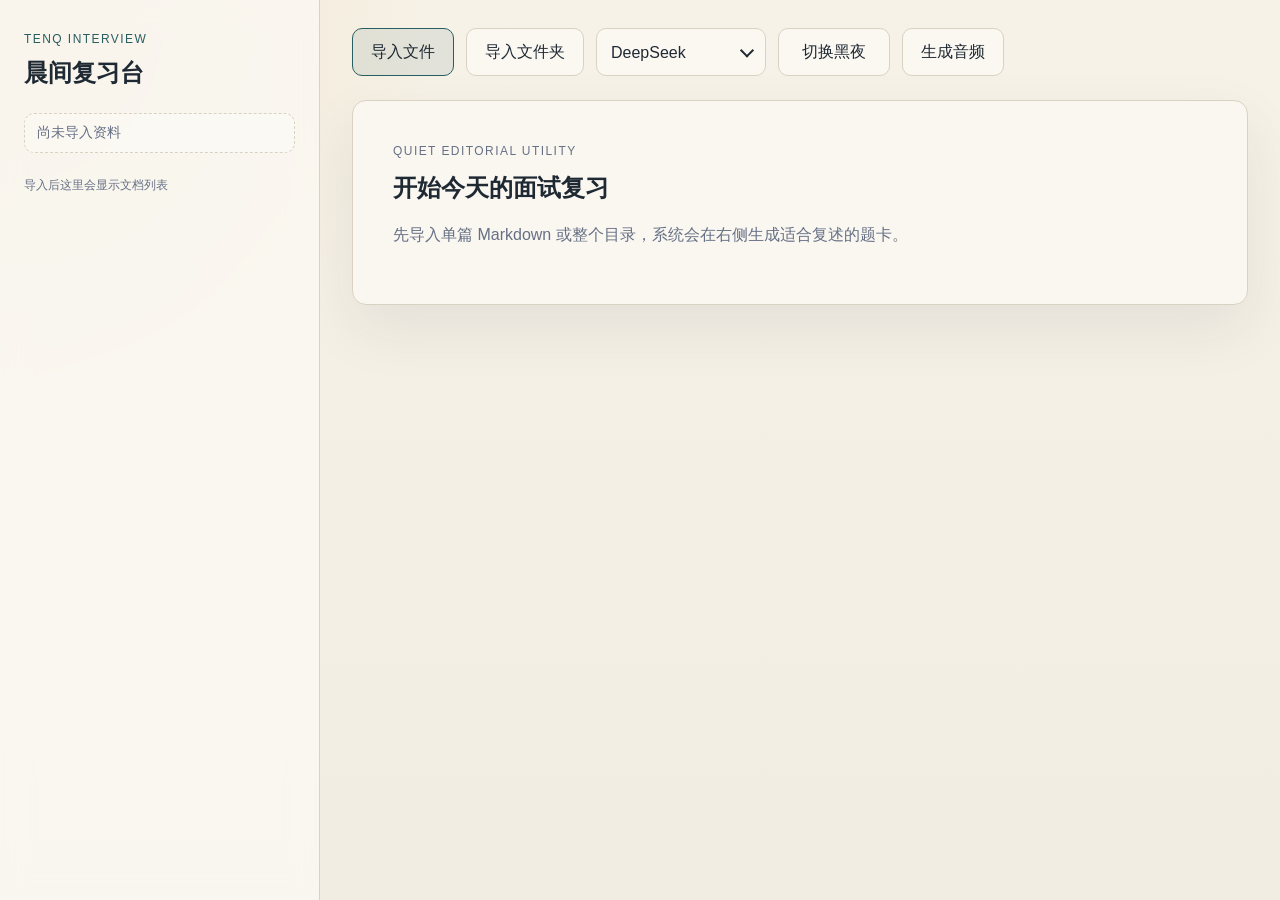
<file: frontend/index.html>
<!doctype html>
<html lang="zh-CN">
  <head>
    <meta charset="UTF-8" />
    <meta name="viewport" content="width=device-width, initial-scale=1.0" />
    <title>TenQ Interview</title>
    <link rel="stylesheet" href="./src/style.css" />
  </head>
  <body>
    <div class="app-shell">
      <aside class="sidebar">
        <div class="sidebar__header">
          <p class="eyebrow">TenQ Interview</p>
          <h1>晨间复习台</h1>
        </div>

        <div class="sidebar__status" id="sidebar-status">尚未导入资料</div>
        <div class="sidebar__selection hidden" id="batch-export-toolbar">
          <label class="sidebar__selection-toggle" for="select-all-ready">
            <input id="select-all-ready" type="checkbox" />
            <span>全选可用题目</span>
          </label>
          <span class="sidebar__selection-count" id="selected-export-count">已选 0 篇</span>
          <button id="batch-export-button" class="toolbar__button" type="button">批量导出</button>
        </div>
        <nav class="sidebar__list" id="document-list" aria-label="文档列表"></nav>
      </aside>

      <main class="workspace">
        <header class="toolbar">
          <div class="toolbar__group">
            <button
              id="sidebar-toggle-button"
              class="toolbar__button toolbar__button--ghost toolbar__button--sidebar hidden"
              aria-expanded="false"
              aria-controls="document-list"
              type="button"
            >
              文档目录
            </button>
            <button id="import-file-button" class="toolbar__button toolbar__button--primary">
              导入文件
            </button>
            <button id="import-directory-button" class="toolbar__button">导入文件夹</button>
            <label class="toolbar__select-wrap" for="provider-select">
              <select id="provider-select" class="toolbar__select" aria-label="Agent 接入方式"></select>
            </label>
            <button
              id="theme-toggle-button"
              class="toolbar__button toolbar__button--theme"
              type="button"
              aria-pressed="false"
              aria-label="切换黑夜"
            >
              切换黑夜
            </button>
            <button id="generate-audio-button" class="toolbar__button" type="button">生成音频</button>
            <span id="audio-generation-status" class="toolbar__meta hidden" aria-live="polite"></span>
          </div>
        </header>

        <section class="panel panel--hero" id="hero-panel">
          <p class="eyebrow">Quiet Editorial Utility</p>
          <h2>开始今天的面试复习</h2>
          <p>先导入单篇 Markdown 或整个目录，系统会在右侧生成适合复述的题卡。</p>
        </section>

        <section class="panel panel--summary hidden" id="summary-panel" aria-live="polite">
          <div class="summary__header">
            <div>
              <h2 id="summary-title">导入预览</h2>
            </div>
            <div class="summary__actions">
              <button id="confirm-import-button" class="toolbar__button toolbar__button--primary">
                开始导入
              </button>
              <button id="cancel-import-button" class="toolbar__button">取消</button>
            </div>
          </div>
          <p class="summary__hint hidden" id="summary-hint"></p>
          <div class="summary__stats">
            <article class="stat">
              <span class="stat__label">总数</span>
              <strong class="stat__value" id="stat-total">0</strong>
            </article>
            <article class="stat">
              <span class="stat__label">可用</span>
              <strong class="stat__value" id="stat-ready">0</strong>
            </article>
            <article class="stat">
              <span class="stat__label">失败</span>
              <strong class="stat__value" id="stat-failed">0</strong>
            </article>
          </div>
        </section>

        <section class="panel panel--detail hidden" id="detail-panel">
          <div class="detail__header">
            <div>
              <p class="eyebrow">题目</p>
              <h2 id="detail-title">选择一篇文档开始</h2>
            </div>
            <div class="detail__tags">
              <span class="tag" id="detail-status">未开始</span>
              <span class="tag hidden" id="detail-cache-tag">缓存命中</span>
            </div>
          </div>

          <div class="detail__meta" id="detail-meta"></div>
          <div class="warning-box hidden" id="preview-warning"></div>

          <section class="detail__section">
            <p class="detail__section-label" id="detail-main-label">标准答案</p>
            <div class="answer" id="detail-answer">导入完成后，选中文档即可查看整理后的题卡。</div>
            <div class="detail__actions hidden" id="export-actions">
              <button id="export-document-button" class="toolbar__button" type="button">导出到 Markdown</button>
            </div>
            <div class="detail__actions hidden" id="preview-confirm-actions">
              <button id="confirm-document-button" class="toolbar__button toolbar__button--primary">
                确认该文档可导入
              </button>
            </div>
            <button class="link-button hidden" id="source-toggle" type="button">
              基于原文整理，可展开查看依据
            </button>
          </section>

          <section class="detail__section hidden" id="outline-panel">
            <p class="detail__section-label">记忆提纲</p>
            <div class="outline" id="detail-outline"></div>
          </section>

          <section class="detail__section hidden" id="sources-panel">
            <p class="detail__section-label">原文依据</p>
            <div class="sources" id="detail-sources"></div>
          </section>

          <section class="detail__section hidden" id="error-panel">
            <p class="detail__section-label">失败原因</p>
            <div class="error-box" id="detail-error"></div>
            <div class="detail__actions">
              <button id="retry-document-button" class="toolbar__button">重新处理当前文档</button>
            </div>
          </section>
        </section>
      </main>
    </div>

    <script src="./src/import-session.js"></script>
    <script src="./src/agent-options.js"></script>
    <script src="./src/markdown-render.js"></script>
    <script src="./src/theme.js"></script>
    <script src="./src/app.js"></script>
  </body>
</html>
</file>
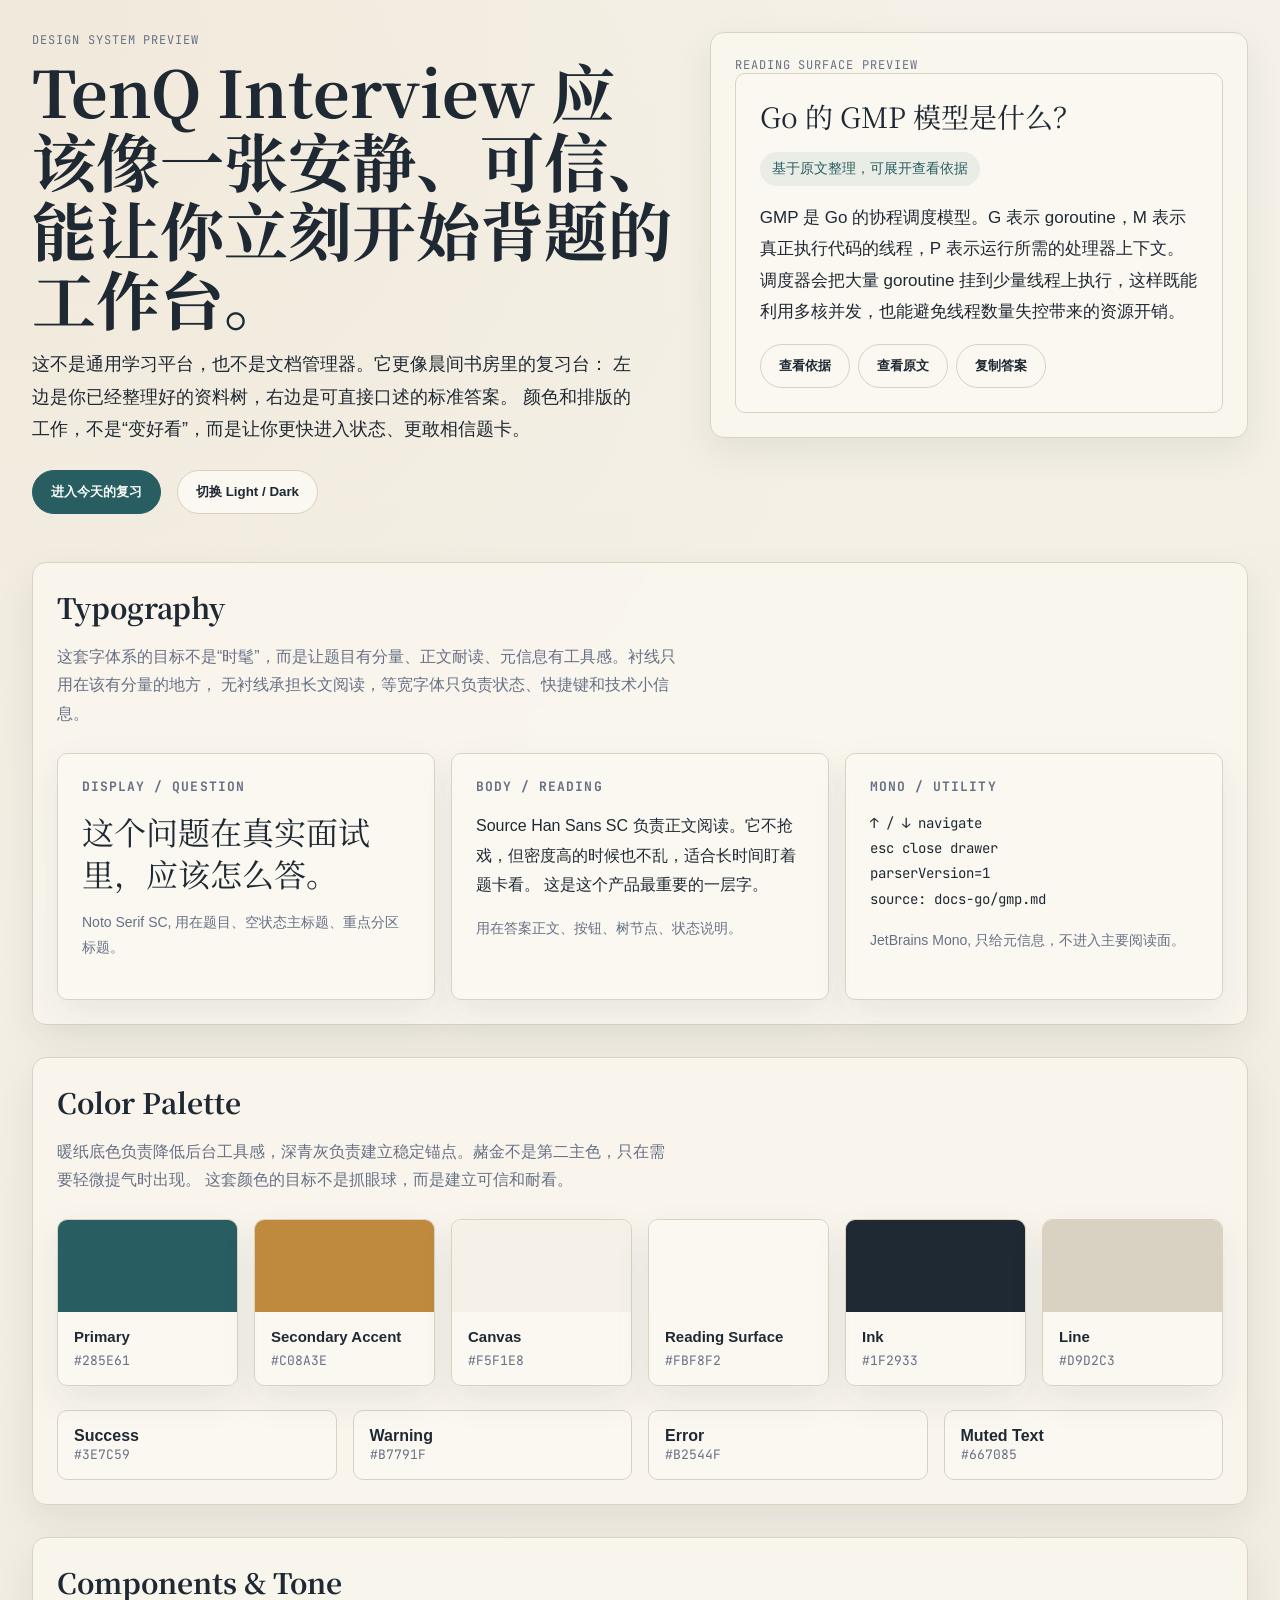
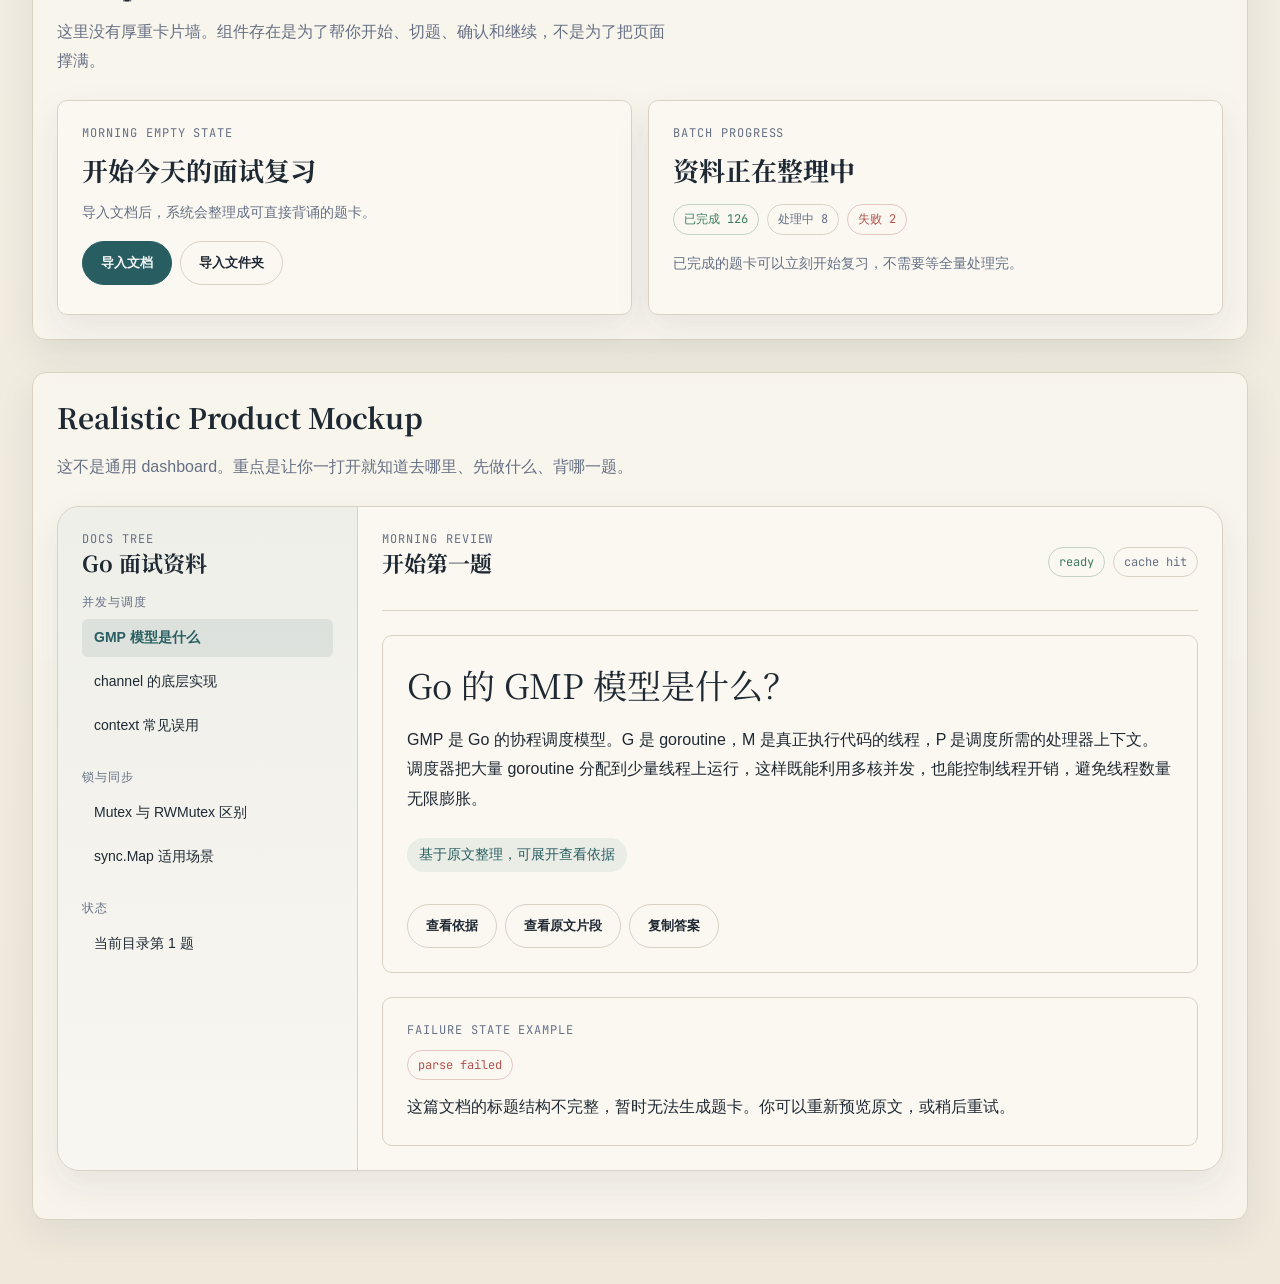
<file: design-preview.html>
<!DOCTYPE html>
<html lang="zh-CN">
<head>
  <meta charset="UTF-8">
  <meta name="viewport" content="width=device-width, initial-scale=1.0">
  <title>TenQ Interview Design Preview</title>
  <link rel="preconnect" href="https://fonts.googleapis.com">
  <link rel="preconnect" href="https://fonts.gstatic.com" crossorigin>
  <link href="https://fonts.googleapis.com/css2?family=Noto+Serif+SC:wght@500;600;700&family=Source+Han+Sans+SC:wght@400;500;600;700&family=JetBrains+Mono:wght@400;600&display=swap" rel="stylesheet">
  <style>
    :root {
      --bg: #f5f1e8;
      --surface: #fbf8f2;
      --surface-2: #f1ebdf;
      --line: #d9d2c3;
      --text: #1f2933;
      --muted: #667085;
      --primary: #285e61;
      --secondary: #c08a3e;
      --success: #3e7c59;
      --warning: #b7791f;
      --error: #b2544f;
      --shadow: rgba(31, 41, 51, 0.08);
      --space-1: 4px;
      --space-2: 8px;
      --space-3: 16px;
      --space-4: 24px;
      --space-5: 32px;
      --space-6: 48px;
      --radius-sm: 6px;
      --radius-md: 10px;
      --radius-lg: 14px;
      --font-display: "Noto Serif SC", serif;
      --font-body: "Source Han Sans SC", "PingFang SC", "Microsoft YaHei", sans-serif;
      --font-mono: "JetBrains Mono", monospace;
    }

    body.dark {
      --bg: #1b1f1f;
      --surface: #232a29;
      --surface-2: #28312f;
      --line: #38433f;
      --text: #edf1ee;
      --muted: #a6b0ac;
      --primary: #72a7a7;
      --secondary: #d0a05f;
      --success: #82b68f;
      --warning: #d3a45c;
      --error: #d07a72;
      --shadow: rgba(0, 0, 0, 0.22);
    }

    * { box-sizing: border-box; }

    body {
      margin: 0;
      font-family: var(--font-body);
      background:
        radial-gradient(circle at top left, rgba(192, 138, 62, 0.08), transparent 30%),
        linear-gradient(180deg, var(--bg), #efe9dc);
      color: var(--text);
      min-height: 100vh;
    }

    .page {
      max-width: 1360px;
      margin: 0 auto;
      padding: var(--space-5);
    }

    .hero {
      display: grid;
      grid-template-columns: 1.2fr 1fr;
      gap: var(--space-5);
      align-items: start;
      margin-bottom: var(--space-6);
    }

    .eyebrow,
    .meta {
      font-family: var(--font-mono);
      font-size: 12px;
      letter-spacing: 0.08em;
      text-transform: uppercase;
      color: var(--muted);
    }

    .hero h1,
    .section h2,
    .mockup h3,
    .question {
      font-family: var(--font-display);
      margin: 0;
    }

    .hero h1 {
      font-size: clamp(36px, 5vw, 64px);
      line-height: 1.08;
      margin-top: var(--space-2);
      margin-bottom: var(--space-3);
    }

    .hero p {
      font-size: 18px;
      line-height: 1.8;
      color: var(--text);
      max-width: 60ch;
      margin: 0 0 var(--space-4);
    }

    .hero-actions {
      display: flex;
      gap: var(--space-3);
      flex-wrap: wrap;
    }

    .btn {
      appearance: none;
      border: 1px solid var(--line);
      background: var(--surface);
      color: var(--text);
      border-radius: 999px;
      padding: 12px 18px;
      font-weight: 600;
      font-family: var(--font-body);
      cursor: pointer;
      transition: background-color 0.18s ease, border-color 0.18s ease, color 0.18s ease;
    }

    .btn.primary {
      background: var(--primary);
      border-color: var(--primary);
      color: #f7f9f8;
    }

    .btn.ghost:hover,
    .btn:hover {
      border-color: var(--primary);
      color: var(--primary);
    }

    .btn.primary:hover {
      background: #214f52;
      color: #fff;
    }

    .hero-panel,
    .section,
    .mockup,
    .palette-grid > div,
    .type-sample,
    .mini-card {
      background: rgba(251, 248, 242, 0.72);
      backdrop-filter: blur(4px);
      border: 1px solid var(--line);
      box-shadow: 0 14px 36px var(--shadow);
    }

    .hero-panel {
      border-radius: var(--radius-lg);
      padding: var(--space-4);
    }

    .hero-panel .reading-sheet {
      background: var(--surface);
      border: 1px solid var(--line);
      border-radius: var(--radius-md);
      padding: var(--space-4);
    }

    .reading-sheet .question {
      font-size: 28px;
      line-height: 1.35;
      margin-bottom: var(--space-3);
    }

    .answer {
      font-size: 17px;
      line-height: 1.85;
      margin-bottom: var(--space-3);
    }

    .trust {
      display: inline-flex;
      align-items: center;
      gap: var(--space-2);
      font-size: 14px;
      color: var(--primary);
      background: rgba(40, 94, 97, 0.08);
      border-radius: 999px;
      padding: 8px 12px;
      margin-bottom: var(--space-3);
    }

    .section {
      border-radius: var(--radius-lg);
      padding: var(--space-4);
      margin-bottom: var(--space-5);
    }

    .section h2 {
      font-size: 28px;
      margin-bottom: var(--space-2);
    }

    .section-intro {
      color: var(--muted);
      line-height: 1.8;
      margin-bottom: var(--space-4);
      max-width: 70ch;
    }

    .palette-grid,
    .type-grid,
    .component-grid {
      display: grid;
      gap: var(--space-3);
    }

    .palette-grid {
      grid-template-columns: repeat(auto-fit, minmax(180px, 1fr));
    }

    .palette-grid > div {
      border-radius: var(--radius-md);
      overflow: hidden;
    }

    .swatch {
      height: 92px;
    }

    .swatch-meta {
      padding: var(--space-3);
    }

    .swatch-meta strong {
      display: block;
      font-size: 15px;
      margin-bottom: 6px;
    }

    .swatch-meta code,
    .meta-block code {
      font-family: var(--font-mono);
      color: var(--muted);
      font-size: 13px;
    }

    .type-grid {
      grid-template-columns: repeat(auto-fit, minmax(280px, 1fr));
    }

    .type-sample {
      border-radius: var(--radius-md);
      padding: var(--space-4);
    }

    .type-sample h3 {
      font-size: 13px;
      font-family: var(--font-mono);
      text-transform: uppercase;
      letter-spacing: 0.08em;
      color: var(--muted);
      margin: 0 0 var(--space-3);
    }

    .display-sample {
      font-family: var(--font-display);
      font-size: 32px;
      line-height: 1.3;
    }

    .body-sample {
      font-size: 16px;
      line-height: 1.85;
    }

    .mono-sample {
      font-family: var(--font-mono);
      font-size: 14px;
      line-height: 1.8;
    }

    .component-grid {
      grid-template-columns: 1fr 1fr;
    }

    .mini-card {
      border-radius: var(--radius-md);
      padding: var(--space-4);
    }

    .mockup {
      border-radius: 22px;
      overflow: hidden;
      background: var(--surface);
      margin-bottom: var(--space-4);
    }

    .app-frame {
      display: grid;
      grid-template-columns: 300px 1fr;
      min-height: 640px;
    }

    .sidebar {
      border-right: 1px solid var(--line);
      background: linear-gradient(180deg, rgba(40, 94, 97, 0.06), rgba(40, 94, 97, 0.01));
      padding: var(--space-4);
    }

    .sidebar h4,
    .content h4 {
      margin: 0 0 var(--space-3);
      font-family: var(--font-display);
      font-size: 22px;
    }

    .tree-group {
      margin-bottom: var(--space-4);
    }

    .tree-group .label {
      font-family: var(--font-mono);
      color: var(--muted);
      font-size: 12px;
      text-transform: uppercase;
      letter-spacing: 0.08em;
      margin-bottom: var(--space-2);
    }

    .tree-item {
      padding: 10px 12px;
      border-radius: var(--radius-sm);
      margin-bottom: 6px;
      font-size: 14px;
      background: transparent;
    }

    .tree-item.active {
      background: rgba(40, 94, 97, 0.1);
      color: var(--primary);
      font-weight: 600;
    }

    .content {
      padding: var(--space-4);
      display: flex;
      flex-direction: column;
      gap: var(--space-4);
    }

    .topbar {
      display: flex;
      justify-content: space-between;
      align-items: center;
      gap: var(--space-3);
      border-bottom: 1px solid var(--line);
      padding-bottom: var(--space-3);
    }

    .badge-row {
      display: flex;
      gap: var(--space-2);
      flex-wrap: wrap;
    }

    .badge {
      font-family: var(--font-mono);
      font-size: 12px;
      padding: 6px 10px;
      border-radius: 999px;
      border: 1px solid var(--line);
      color: var(--muted);
    }

    .badge.ok { color: var(--success); border-color: rgba(62, 124, 89, 0.3); }
    .badge.warn { color: var(--warning); border-color: rgba(183, 121, 31, 0.3); }
    .badge.err { color: var(--error); border-color: rgba(178, 84, 79, 0.3); }

    .card-surface {
      background: var(--surface);
      border: 1px solid var(--line);
      border-radius: var(--radius-md);
      padding: var(--space-4);
    }

    .card-surface p {
      line-height: 1.85;
      margin: 0;
    }

    .footnote {
      color: var(--muted);
      font-size: 14px;
      line-height: 1.8;
      margin-top: var(--space-3);
    }

    .toolbar {
      display: flex;
      gap: var(--space-2);
      flex-wrap: wrap;
      margin-top: var(--space-3);
    }

    .token-list {
      display: grid;
      grid-template-columns: repeat(auto-fit, minmax(220px, 1fr));
      gap: var(--space-3);
      margin-top: var(--space-4);
    }

    .meta-block {
      padding: var(--space-3);
      background: var(--surface);
      border-radius: var(--radius-md);
      border: 1px solid var(--line);
    }

    @media (max-width: 980px) {
      .hero { grid-template-columns: 1fr; }
      .component-grid { grid-template-columns: 1fr; }
      .app-frame { grid-template-columns: 1fr; }
      .sidebar { border-right: none; border-bottom: 1px solid var(--line); }
    }
  </style>
</head>
<body>
  <div class="page">
    <section class="hero">
      <div>
        <div class="eyebrow">Design System Preview</div>
        <h1>TenQ Interview 应该像一张安静、可信、能让你立刻开始背题的工作台。</h1>
        <p>
          这不是通用学习平台，也不是文档管理器。它更像晨间书房里的复习台：
          左边是你已经整理好的资料树，右边是可直接口述的标准答案。
          颜色和排版的工作，不是“变好看”，而是让你更快进入状态、更敢相信题卡。
        </p>
        <div class="hero-actions">
          <button class="btn primary">进入今天的复习</button>
          <button class="btn ghost" id="theme-toggle">切换 Light / Dark</button>
        </div>
      </div>
      <div class="hero-panel">
        <div class="meta">Reading Surface Preview</div>
        <div class="reading-sheet">
          <div class="question">Go 的 GMP 模型是什么？</div>
          <div class="trust">基于原文整理，可展开查看依据</div>
          <div class="answer">
            GMP 是 Go 的协程调度模型。G 表示 goroutine，M 表示真正执行代码的线程，P 表示运行所需的处理器上下文。
            调度器会把大量 goroutine 挂到少量线程上执行，这样既能利用多核并发，也能避免线程数量失控带来的资源开销。
          </div>
          <div class="toolbar">
            <button class="btn ghost">查看依据</button>
            <button class="btn ghost">查看原文</button>
            <button class="btn ghost">复制答案</button>
          </div>
        </div>
      </div>
    </section>

    <section class="section">
      <h2>Typography</h2>
      <p class="section-intro">
        这套字体系的目标不是“时髦”，而是让题目有分量、正文耐读、元信息有工具感。衬线只用在该有分量的地方，
        无衬线承担长文阅读，等宽字体只负责状态、快捷键和技术小信息。
      </p>
      <div class="type-grid">
        <div class="type-sample">
          <h3>Display / Question</h3>
          <div class="display-sample">这个问题在真实面试里，应该怎么答。</div>
          <p class="footnote">Noto Serif SC, 用在题目、空状态主标题、重点分区标题。</p>
        </div>
        <div class="type-sample">
          <h3>Body / Reading</h3>
          <div class="body-sample">
            Source Han Sans SC 负责正文阅读。它不抢戏，但密度高的时候也不乱，适合长时间盯着题卡看。
            这是这个产品最重要的一层字。
          </div>
          <p class="footnote">用在答案正文、按钮、树节点、状态说明。</p>
        </div>
        <div class="type-sample">
          <h3>Mono / Utility</h3>
          <div class="mono-sample">
            ↑ / ↓ navigate<br>
            esc close drawer<br>
            parserVersion=1<br>
            source: docs-go/gmp.md
          </div>
          <p class="footnote">JetBrains Mono, 只给元信息，不进入主要阅读面。</p>
        </div>
      </div>
    </section>

    <section class="section">
      <h2>Color Palette</h2>
      <p class="section-intro">
        暖纸底色负责降低后台工具感，深青灰负责建立稳定锚点。赭金不是第二主色，只在需要轻微提气时出现。
        这套颜色的目标不是抓眼球，而是建立可信和耐看。
      </p>
      <div class="palette-grid">
        <div>
          <div class="swatch" style="background:#285e61;"></div>
          <div class="swatch-meta"><strong>Primary</strong><code>#285E61</code></div>
        </div>
        <div>
          <div class="swatch" style="background:#c08a3e;"></div>
          <div class="swatch-meta"><strong>Secondary Accent</strong><code>#C08A3E</code></div>
        </div>
        <div>
          <div class="swatch" style="background:#f5f1e8;"></div>
          <div class="swatch-meta"><strong>Canvas</strong><code>#F5F1E8</code></div>
        </div>
        <div>
          <div class="swatch" style="background:#fbf8f2;"></div>
          <div class="swatch-meta"><strong>Reading Surface</strong><code>#FBF8F2</code></div>
        </div>
        <div>
          <div class="swatch" style="background:#1f2933;"></div>
          <div class="swatch-meta"><strong>Ink</strong><code>#1F2933</code></div>
        </div>
        <div>
          <div class="swatch" style="background:#d9d2c3;"></div>
          <div class="swatch-meta"><strong>Line</strong><code>#D9D2C3</code></div>
        </div>
      </div>
      <div class="token-list">
        <div class="meta-block"><strong>Success</strong><br><code>#3E7C59</code></div>
        <div class="meta-block"><strong>Warning</strong><br><code>#B7791F</code></div>
        <div class="meta-block"><strong>Error</strong><br><code>#B2544F</code></div>
        <div class="meta-block"><strong>Muted Text</strong><br><code>#667085</code></div>
      </div>
    </section>

    <section class="section">
      <h2>Components & Tone</h2>
      <p class="section-intro">
        这里没有厚重卡片墙。组件存在是为了帮你开始、切题、确认和继续，不是为了把页面撑满。
      </p>
      <div class="component-grid">
        <div class="mini-card">
          <div class="meta">Morning Empty State</div>
          <h3 style="font-family:var(--font-display);font-size:26px;margin:10px 0 12px;">开始今天的面试复习</h3>
          <p class="footnote" style="margin:0 0 16px;">
            导入文档后，系统会整理成可直接背诵的题卡。
          </p>
          <div class="toolbar">
            <button class="btn primary">导入文档</button>
            <button class="btn ghost">导入文件夹</button>
          </div>
        </div>
        <div class="mini-card">
          <div class="meta">Batch Progress</div>
          <h3 style="font-family:var(--font-display);font-size:26px;margin:10px 0 16px;">资料正在整理中</h3>
          <div class="badge-row">
            <span class="badge ok">已完成 126</span>
            <span class="badge">处理中 8</span>
            <span class="badge err">失败 2</span>
          </div>
          <p class="footnote">
            已完成的题卡可以立刻开始复习，不需要等全量处理完。
          </p>
        </div>
      </div>
    </section>

    <section class="section">
      <h2>Realistic Product Mockup</h2>
      <p class="section-intro">
        这不是通用 dashboard。重点是让你一打开就知道去哪里、先做什么、背哪一题。
      </p>
      <div class="mockup">
        <div class="app-frame">
          <aside class="sidebar">
            <div class="meta">Docs Tree</div>
            <h4>Go 面试资料</h4>
            <div class="tree-group">
              <div class="label">并发与调度</div>
              <div class="tree-item active">GMP 模型是什么</div>
              <div class="tree-item">channel 的底层实现</div>
              <div class="tree-item">context 常见误用</div>
            </div>
            <div class="tree-group">
              <div class="label">锁与同步</div>
              <div class="tree-item">Mutex 与 RWMutex 区别</div>
              <div class="tree-item">sync.Map 适用场景</div>
            </div>
            <div class="tree-group">
              <div class="label">状态</div>
              <div class="tree-item">当前目录第 1 题</div>
            </div>
          </aside>
          <main class="content">
            <div class="topbar">
              <div>
                <div class="meta">Morning Review</div>
                <h4>开始第一题</h4>
              </div>
              <div class="badge-row">
                <span class="badge ok">ready</span>
                <span class="badge">cache hit</span>
              </div>
            </div>
            <div class="card-surface">
              <div class="question" style="font-size:34px;margin-bottom:16px;">Go 的 GMP 模型是什么？</div>
              <p>
                GMP 是 Go 的协程调度模型。G 是 goroutine，M 是真正执行代码的线程，P 是调度所需的处理器上下文。
                调度器把大量 goroutine 分配到少量线程上运行，这样既能利用多核并发，也能控制线程开销，避免线程数量无限膨胀。
              </p>
              <div class="trust" style="margin-top:24px;">基于原文整理，可展开查看依据</div>
              <div class="toolbar">
                <button class="btn ghost">查看依据</button>
                <button class="btn ghost">查看原文片段</button>
                <button class="btn ghost">复制答案</button>
              </div>
            </div>
            <div class="card-surface">
              <div class="meta">Failure State Example</div>
              <div class="badge-row" style="margin:12px 0;">
                <span class="badge err">parse failed</span>
              </div>
              <p>
                这篇文档的标题结构不完整，暂时无法生成题卡。你可以重新预览原文，或稍后重试。
              </p>
            </div>
          </main>
        </div>
      </div>
    </section>
  </div>
  <script>
    const button = document.getElementById("theme-toggle");
    button.addEventListener("click", () => {
      document.body.classList.toggle("dark");
    });
  </script>
</body>
</html>
</file>
<file: frontend/src/style.css>
:root {
  color-scheme: light;
  --canvas: #f5f1e8;
  --surface: #fbf8f2;
  --surface-soft: rgba(255, 255, 255, 0.34);
  --surface-strong: rgba(251, 248, 242, 0.92);
  --surface-muted: rgba(255, 255, 255, 0.28);
  --surface-frosted: rgba(251, 248, 242, 0.84);
  --surface-ghost: rgba(255, 255, 255, 0.38);
  --surface-tag: rgba(255, 255, 255, 0.5);
  --ink: #1f2933;
  --muted: #667085;
  --border: #d9d2c3;
  --accent: #285e61;
  --accent-soft: rgba(40, 94, 97, 0.1);
  --accent-strong: rgba(40, 94, 97, 0.18);
  --accent-outline: rgba(40, 94, 97, 0.42);
  --warning: #8a5a1f;
  --warning-border: rgba(192, 138, 62, 0.32);
  --warning-soft: rgba(192, 138, 62, 0.12);
  --error: #b2544f;
  --error-border: rgba(178, 84, 79, 0.22);
  --error-soft: rgba(178, 84, 79, 0.12);
  --code-block: rgba(31, 41, 51, 0.06);
  --code-inline: rgba(31, 41, 51, 0.08);
  --background-radial: rgba(192, 138, 62, 0.16);
  --background-gradient-start: #f7f2e7;
  --background-gradient-end: #f2ede3;
  --answer-loading: linear-gradient(
    90deg,
    rgba(255, 255, 255, 0.34),
    rgba(40, 94, 97, 0.08),
    rgba(255, 255, 255, 0.34)
  );
  --shadow: 0 24px 60px rgba(31, 41, 51, 0.08);
}

:root[data-theme="dark"] {
  color-scheme: dark;
  --canvas: #182220;
  --surface: #22302d;
  --surface-soft: rgba(45, 62, 58, 0.72);
  --surface-strong: rgba(34, 48, 45, 0.94);
  --surface-muted: rgba(42, 58, 54, 0.74);
  --surface-frosted: rgba(34, 48, 45, 0.86);
  --surface-ghost: rgba(53, 72, 67, 0.86);
  --surface-tag: rgba(58, 79, 74, 0.92);
  --ink: #e7e1d5;
  --muted: #b1b8ae;
  --border: #41514c;
  --accent: #7fa49c;
  --accent-soft: rgba(127, 164, 156, 0.18);
  --accent-strong: rgba(127, 164, 156, 0.28);
  --accent-outline: rgba(127, 164, 156, 0.48);
  --warning: #d0b07b;
  --warning-border: rgba(192, 138, 62, 0.34);
  --warning-soft: rgba(192, 138, 62, 0.14);
  --error: #e19a93;
  --error-border: rgba(178, 84, 79, 0.28);
  --error-soft: rgba(178, 84, 79, 0.16);
  --code-block: rgba(11, 17, 16, 0.42);
  --code-inline: rgba(11, 17, 16, 0.32);
  --background-radial: rgba(192, 138, 62, 0.12);
  --background-gradient-start: #1d2826;
  --background-gradient-end: #141b1a;
  --answer-loading: linear-gradient(
    90deg,
    rgba(45, 62, 58, 0.72),
    rgba(127, 164, 156, 0.16),
    rgba(45, 62, 58, 0.72)
  );
  --shadow: 0 28px 72px rgba(4, 8, 8, 0.34);
}

* {
  box-sizing: border-box;
}

html,
body {
  height: 100%;
  min-height: 100%;
}

body {
  margin: 0;
  overflow: hidden;
  font-family: "Source Han Sans SC", "Noto Sans SC", sans-serif;
  color: var(--ink);
  background:
    radial-gradient(circle at top left, var(--background-radial), transparent 28%),
    linear-gradient(180deg, var(--background-gradient-start) 0%, var(--background-gradient-end) 100%);
}

button {
  font: inherit;
}

button:focus-visible {
  outline: 2px solid var(--accent-outline);
  outline-offset: 2px;
}

.hidden {
  display: none !important;
}

.app-shell {
  display: grid;
  grid-template-columns: 320px minmax(0, 1fr);
  height: 100vh;
  min-height: 100vh;
  overflow: hidden;
}

.sidebar {
  display: flex;
  flex-direction: column;
  gap: 24px;
  min-height: 0;
  height: 100vh;
  padding: 32px 24px;
  border-right: 1px solid var(--border);
  background: var(--surface-frosted);
  backdrop-filter: blur(14px);
  overflow: hidden;
  transition: transform 180ms ease, opacity 180ms ease, visibility 180ms ease;
}

.sidebar__header h1,
.panel h2 {
  margin: 0;
  font-family: "Noto Serif SC", "Source Han Serif SC", serif;
  font-weight: 700;
  line-height: 1.3;
}

.panel p,
.detail__meta {
  color: var(--muted);
  line-height: 1.7;
}

.sidebar__status {
  padding: 10px 12px;
  border: 1px dashed var(--border);
  border-radius: 10px;
  background: var(--surface-muted);
  font-size: 14px;
  color: var(--muted);
}

.sidebar__selection {
  display: grid;
  gap: 12px;
  padding: 12px;
  border: 1px solid var(--border);
  border-radius: 10px;
  background: var(--surface-soft);
}

.sidebar__selection-toggle {
  display: inline-flex;
  align-items: center;
  gap: 10px;
  min-height: 44px;
  color: var(--ink);
  font-size: 14px;
}

.sidebar__selection-toggle input,
.sidebar__item-check input {
  width: 18px;
  height: 18px;
  accent-color: var(--accent);
}

.sidebar__selection-count {
  font-size: 12px;
  color: var(--muted);
}

.sidebar__list {
  flex: 1;
  display: grid;
  gap: 10px;
  align-content: start;
  min-height: 0;
  overflow: auto;
}

.sidebar__item {
  display: grid;
  grid-template-columns: auto minmax(0, 1fr);
  gap: 12px;
  align-items: start;
  padding: 14px 16px;
  border: 1px solid transparent;
  border-radius: 10px;
  background: transparent;
  text-align: left;
  color: var(--ink);
  cursor: pointer;
  transition: background-color 180ms ease, border-color 180ms ease;
}

.sidebar__item:hover,
.sidebar__item:focus-visible {
  border-color: var(--border);
  background: var(--surface-soft);
  outline: none;
}

.sidebar__item--active {
  border-color: var(--accent);
  background: var(--accent-soft);
}

.sidebar__item-check {
  display: inline-flex;
  align-items: center;
  justify-content: center;
  min-width: 18px;
  min-height: 44px;
}

.sidebar__item-content {
  display: grid;
  gap: 6px;
  min-width: 0;
}

.sidebar__title {
  font-size: 15px;
  line-height: 1.5;
  overflow-wrap: anywhere;
}

.sidebar__path {
  font-size: 12px;
  color: var(--muted);
  line-height: 1.4;
  overflow-wrap: anywhere;
}

.workspace {
  display: grid;
  grid-template-rows: auto auto minmax(0, 1fr);
  gap: 24px;
  min-width: 0;
  min-height: 0;
  height: 100vh;
  padding: 28px 32px 40px;
  overflow: hidden;
}

.toolbar {
  display: flex;
  align-items: center;
  justify-content: flex-start;
  gap: 16px;
}

.toolbar__group {
  display: flex;
  flex-wrap: wrap;
  gap: 12px;
  align-items: end;
}

.toolbar__select-wrap {
  position: relative;
  display: inline-flex;
  align-items: center;
  min-width: 170px;
}

.toolbar__select-wrap::after {
  content: "";
  position: absolute;
  top: 50%;
  right: 14px;
  width: 8px;
  height: 8px;
  border-right: 2px solid var(--ink);
  border-bottom: 2px solid var(--ink);
  transform: translateY(-65%) rotate(45deg);
  pointer-events: none;
}

.toolbar__select {
  width: 100%;
  height: 48px;
  padding: 0 42px 0 14px;
  border: 1px solid var(--border);
  border-radius: 10px;
  color-scheme: light;
  background: var(--surface);
  color: var(--ink);
  font: inherit;
  appearance: none;
  -webkit-appearance: none;
  -moz-appearance: none;
}

.toolbar__select option {
  color-scheme: light;
  background: #fbf8f2;
  color: #1f2933;
}

.toolbar__button {
  display: inline-flex;
  align-items: center;
  justify-content: center;
  min-height: 48px;
  padding: 0 18px;
  border: 1px solid var(--border);
  border-radius: 10px;
  background: var(--surface);
  color: var(--ink);
  cursor: pointer;
}

.toolbar__button--ghost {
  background: var(--surface-ghost);
}

.toolbar__button--sidebar {
  display: none;
}

.toolbar__button--theme {
  min-width: 112px;
}

.toolbar__button--primary {
  border-color: var(--accent);
  background: var(--accent-soft);
}

.toolbar__button--active {
  border-color: var(--accent);
  background: var(--accent-strong);
}

.toolbar__button:disabled {
  cursor: wait;
  opacity: 0.6;
}

.toolbar__meta {
  display: inline-flex;
  align-items: center;
  min-height: 48px;
  padding: 0 4px;
  color: var(--muted);
  font-size: 14px;
  line-height: 1.5;
}

.panel {
  border: 1px solid var(--border);
  border-radius: 14px;
  background: var(--surface-strong);
  box-shadow: var(--shadow);
}

.panel--hero,
.panel--detail {
  padding: 40px;
}

.panel--detail {
  min-width: 0;
  min-height: 0;
  overflow: auto;
}

.panel--detail h2,
.panel--summary h2,
.detail__meta {
  overflow-wrap: anywhere;
}

.panel--summary {
  min-width: 0;
  padding: 10px 14px;
  overflow: auto;
}

.panel--summary h2 {
  font-size: 20px;
}

.eyebrow {
  margin: 0 0 12px;
  font-size: 12px;
  letter-spacing: 0.12em;
  text-transform: uppercase;
  color: var(--accent);
}

.hero__actions {
  display: flex;
  flex-wrap: wrap;
  gap: 12px;
  margin-top: 24px;
}

.summary__actions,
.detail__actions {
  display: flex;
  flex-wrap: wrap;
  gap: 12px;
  margin-top: 24px;
}

.summary__actions {
  margin-top: 0;
  gap: 8px;
  align-items: center;
  justify-content: flex-end;
}

.summary__header,
.detail__header {
  display: flex;
  align-items: center;
  justify-content: space-between;
  gap: 12px;
  min-width: 0;
  flex-wrap: wrap;
}

.summary__header > :first-child,
.detail__header > :first-child {
  min-width: 0;
}

.summary__hint {
  margin: 6px 0 0;
  color: var(--warning);
  font-size: 13px;
  line-height: 1.5;
}

.summary__stats {
  display: grid;
  grid-template-columns: repeat(auto-fit, minmax(150px, 1fr));
  gap: 10px;
  margin-top: 10px;
}

.stat {
  padding: 8px 10px;
  border: 1px solid var(--border);
  border-radius: 10px;
  background: var(--surface-soft);
}

.stat__label {
  display: block;
  margin-bottom: 6px;
  font-size: 12px;
  color: var(--muted);
}

.stat__value {
  font-size: 18px;
  font-weight: 700;
}

.summary__actions .toolbar__button {
  min-height: 34px;
  padding: 0 12px;
  border-radius: 6px;
}

.detail__tags {
  display: flex;
  flex-wrap: wrap;
  gap: 8px;
}

.tag {
  display: inline-flex;
  align-items: center;
  padding: 8px 12px;
  border-radius: 999px;
  background: var(--surface-tag);
  color: var(--muted);
  font-size: 13px;
}

.answer,
.source {
  line-height: 1.8;
}

.answer p,
.source p {
  margin: 0 0 14px;
}

.answer p:last-child,
.source p:last-child {
  margin-bottom: 0;
}

.answer pre,
.source pre {
  margin: 16px 0;
  padding: 16px 18px;
  overflow: auto;
  border: 1px solid var(--border);
  border-radius: 10px;
  background: var(--code-block);
}

.answer code,
.source code {
  font-family: "JetBrains Mono", "Consolas", monospace;
  font-size: 13px;
}

.answer :not(pre) > code,
.source :not(pre) > code {
  padding: 2px 6px;
  border-radius: 6px;
  background: var(--code-inline);
}

.answer img,
.source img {
  display: block;
  max-width: 100%;
  margin: 8px 0;
  border-radius: 10px;
  border: 1px solid var(--border);
}

.md-figure {
  margin: 16px 0;
}

.detail__meta {
  margin-top: 12px;
  font-size: 13px;
}

.detail__section {
  margin-top: 32px;
}

.detail__section-label {
  margin: 0 0 12px;
  color: var(--accent);
  font-size: 13px;
  letter-spacing: 0.08em;
  text-transform: uppercase;
}

.answer,
.error-box,
.source,
.warning-box {
  padding: 18px 20px;
  border: 1px solid var(--border);
  border-radius: 10px;
  background: var(--surface-soft);
  line-height: 1.8;
}

.sources {
  display: grid;
  gap: 12px;
}

.answer--loading {
  border-style: dashed;
  background: var(--answer-loading);
  background-size: 200% 100%;
  animation: answer-loading 1.4s ease-in-out infinite;
}

.outline {
  padding: 18px 20px;
  border: 1px solid var(--border);
  border-radius: 10px;
  background: var(--surface-soft);
}

.outline__list {
  margin: 0;
  padding-left: 20px;
  display: grid;
  gap: 10px;
  line-height: 1.7;
}

.warning-box {
  margin-top: 20px;
  border-color: var(--warning-border);
  background: var(--warning-soft);
  color: var(--warning);
}

.error-box {
  border-color: var(--error-border);
  background: var(--error-soft);
  color: var(--error);
}

.link-button {
  margin-top: 14px;
  padding: 0;
  border: 0;
  background: transparent;
  color: var(--accent);
  cursor: pointer;
}

@keyframes answer-loading {
  0% {
    background-position: 200% 0;
  }
  100% {
    background-position: -200% 0;
  }
}

@media (max-width: 1100px) {
  .app-shell {
    grid-template-columns: 1fr;
  }

  .sidebar {
    position: fixed;
    top: 0;
    left: 0;
    z-index: 20;
    width: min(360px, calc(100vw - 32px));
    height: 100vh;
    border-right: 1px solid var(--border);
    border-bottom: 0;
    box-shadow: var(--shadow);
    transform: translateX(-104%);
    opacity: 0;
    visibility: hidden;
    overflow: auto;
  }

  body.sidebar-open {
    overflow: hidden;
  }

  body.sidebar-open .sidebar {
    transform: translateX(0);
    opacity: 1;
    visibility: visible;
  }

  .toolbar__button--sidebar {
    display: inline-flex;
    align-items: center;
    justify-content: center;
  }
}

@media (max-width: 720px) {
  .workspace {
    padding: 20px;
  }

  .panel--hero,
  .panel--detail,
  .panel--summary {
    padding: 24px;
  }

  .toolbar,
  .summary__header,
  .detail__header {
    flex-direction: column;
    align-items: stretch;
  }

  .summary__stats {
    grid-template-columns: 1fr;
  }
}
</file>
